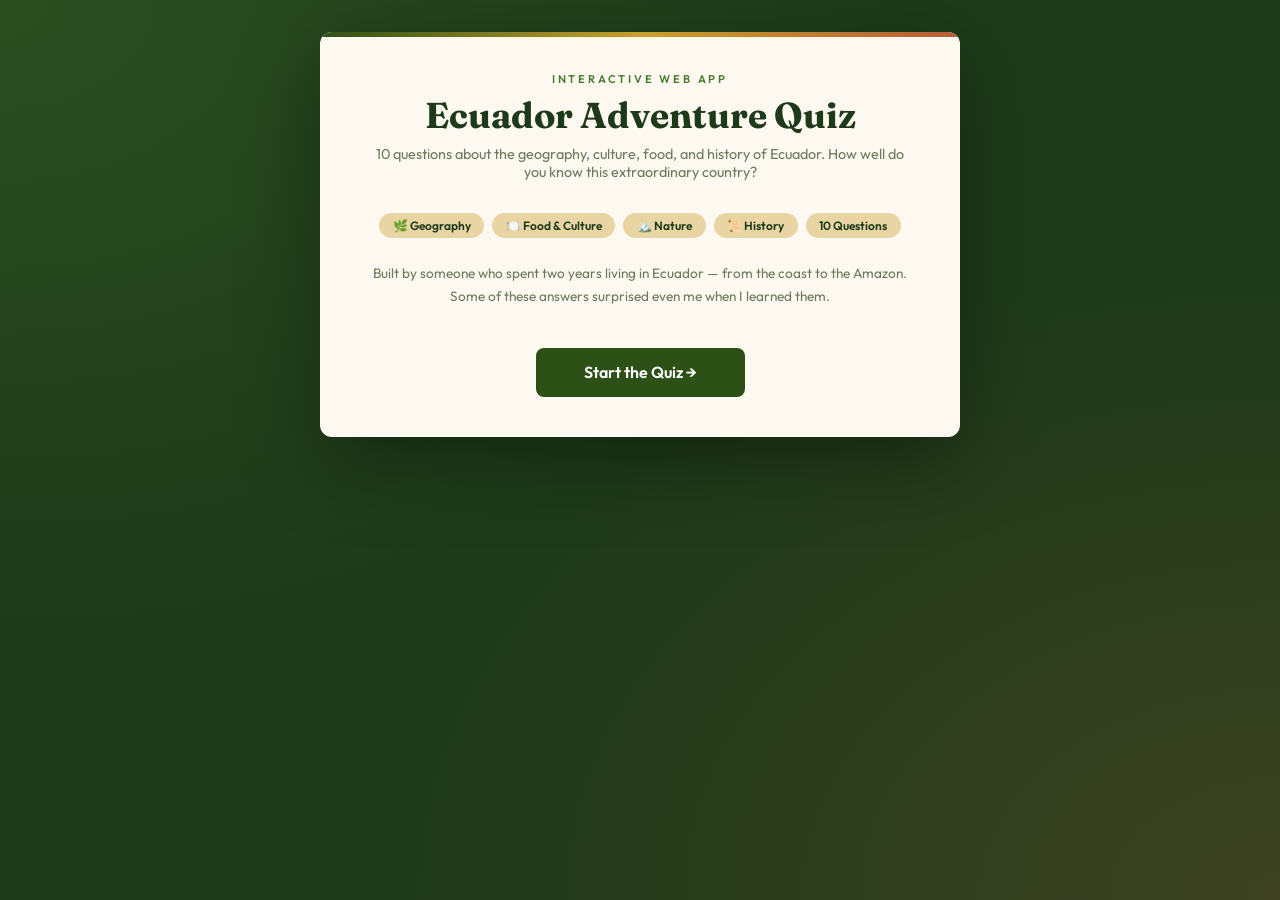
<file: ai.html>
<!DOCTYPE html>
<html lang="en">
<head>
  <meta charset="UTF-8">
  <meta name="viewport" content="width=device-width, initial-scale=1.0">
  <title>Ecuador Quiz</title>
  <style>
   
    @import url('https://fonts.googleapis.com/css2?family=Fraunces:ital,wght@0,300;0,700;1,300;1,700&family=Outfit:wght@300;400;600&display=swap');

    :root {
      --forest:      #1e3a1a;
      --forest-mid:  #2d5016;
      --green:       #4a7c2f;
      --gold:        #c9a02a;
      --terracotta:  #b85c38;
      --cream:       #fdf9f0;
      --sand:        #e8d5a3;
      --text:        #1e2a14;
      --muted:       #6b7a5c;
      --correct:     #2d7a3a;
      --wrong:       #a82828;
      --correct-bg:  #e8f5e9;
      --wrong-bg:    #fde8e8;
    }

    *, *::before, *::after { box-sizing: border-box; margin: 0; padding: 0; }

    body {
      font-family: 'Outfit', sans-serif;
      background: var(--forest);
      min-height: 100vh;
      display: flex;
      flex-direction: column;
      align-items: center;
      padding: 2rem 1rem 4rem;
      background-image:
        radial-gradient(ellipse at 0% 0%, rgba(74,124,47,0.3) 0%, transparent 50%),
        radial-gradient(ellipse at 100% 100%, rgba(184,92,56,0.2) 0%, transparent 50%);
    }


    .back-link {
      align-self: flex-start;
      color: rgba(255,255,255,0.5);
      font-size: 0.8rem;
      font-weight: 600;
      letter-spacing: 0.1em;
      text-transform: uppercase;
      text-decoration: none;
      margin-bottom: 2rem;
      display: flex;
      align-items: center;
      gap: 0.5rem;
      transition: color 0.2s;
    }
    .back-link:hover { color: rgba(255,255,255,0.85); }


    .quiz-card {
      background: var(--cream);
      border-radius: 12px;
      max-width: 640px;
      width: 100%;
      padding: 2.5rem 3rem;
      box-shadow: 0 24px 80px rgba(0,0,0,0.35);
      position: relative;
      overflow: hidden;
    }

    .quiz-card::before {
      content: '';
      position: absolute;
      top: 0; left: 0; right: 0;
      height: 5px;
      background: linear-gradient(90deg, var(--forest-mid), var(--gold), var(--terracotta));
    }

  
    .quiz-header {
      text-align: center;
      margin-bottom: 2rem;
    }

    .quiz-eyebrow {
      font-size: 0.7rem;
      font-weight: 600;
      letter-spacing: 0.25em;
      text-transform: uppercase;
      color: var(--green);
      margin-bottom: 0.5rem;
    }

    .quiz-title {
      font-family: 'Fraunces', serif;
      font-size: 2.25rem;
      font-weight: 700;
      color: var(--forest);
      line-height: 1.2;
      margin-bottom: 0.5rem;
    }

    .quiz-subtitle {
      font-size: 0.9rem;
      color: var(--muted);
    }

   
    .progress-wrap {
      margin-bottom: 1.75rem;
    }

    .progress-header {
      display: flex;
      justify-content: space-between;
      font-size: 0.75rem;
      color: var(--muted);
      margin-bottom: 0.4rem;
      font-weight: 600;
    }

    .progress-bar-track {
      height: 5px;
      background: #ddd;
      border-radius: 99px;
      overflow: hidden;
    }

    .progress-bar-fill {
      height: 100%;
      background: linear-gradient(90deg, var(--forest-mid), var(--gold));
      border-radius: 99px;
      transition: width 0.4s ease;
    }


    .question-text {
      font-family: 'Fraunces', serif;
      font-size: 1.3rem;
      font-weight: 700;
      color: var(--text);
      line-height: 1.45;
      margin-bottom: 1.5rem;
    }


    .options-grid {
      display: grid;
      grid-template-columns: 1fr 1fr;
      gap: 0.75rem;
      margin-bottom: 1.75rem;
    }

    @media (max-width: 480px) {
      .options-grid { grid-template-columns: 1fr; }
      .quiz-card { padding: 2rem 1.5rem; }
      .quiz-title { font-size: 1.75rem; }
    }

    .option-btn {
      background: #fff;
      border: 2px solid #e0d9cc;
      border-radius: 8px;
      padding: 0.85rem 1rem;
      font-family: 'Outfit', sans-serif;
      font-size: 0.9rem;
      font-weight: 400;
      color: var(--text);
      cursor: pointer;
      text-align: left;
      transition: all 0.18s;
      line-height: 1.4;
    }

    .option-btn:hover:not(:disabled) {
      border-color: var(--forest-mid);
      background: #f5f2ec;
      transform: translateY(-1px);
    }

    .option-btn.correct {
      background: var(--correct-bg);
      border-color: var(--correct);
      color: var(--correct);
      font-weight: 600;
    }

    .option-btn.wrong {
      background: var(--wrong-bg);
      border-color: var(--wrong);
      color: var(--wrong);
    }

    .option-btn:disabled { cursor: default; }

 
    .feedback-box {
      background: #f9f6ee;
      border-left: 4px solid var(--gold);
      border-radius: 0 6px 6px 0;
      padding: 0.85rem 1rem;
      font-size: 0.88rem;
      color: var(--text);
      line-height: 1.6;
      margin-bottom: 1.25rem;
      display: none;
    }

    .feedback-box.show { display: block; }

    
    .next-btn {
      display: none;
      width: 100%;
      background: var(--forest-mid);
      color: #fff;
      border: none;
      border-radius: 8px;
      padding: 0.85rem;
      font-family: 'Outfit', sans-serif;
      font-size: 0.9rem;
      font-weight: 600;
      letter-spacing: 0.05em;
      cursor: pointer;
      transition: background 0.2s;
    }

    .next-btn.show { display: block; }
    .next-btn:hover { background: var(--green); }


    .results-screen { text-align: center; }

    .results-emoji {
      font-size: 4rem;
      margin-bottom: 1rem;
      display: block;
    }

    .results-score {
      font-family: 'Fraunces', serif;
      font-size: 4rem;
      font-weight: 700;
      color: var(--forest);
      line-height: 1;
      margin-bottom: 0.25rem;
    }

    .results-label {
      font-size: 0.8rem;
      font-weight: 600;
      letter-spacing: 0.15em;
      text-transform: uppercase;
      color: var(--muted);
      margin-bottom: 1rem;
    }

    .results-verdict {
      font-family: 'Fraunces', serif;
      font-size: 1.4rem;
      font-style: italic;
      color: var(--forest);
      margin-bottom: 0.75rem;
    }

    .results-note {
      font-size: 0.9rem;
      color: var(--muted);
      margin-bottom: 2rem;
      line-height: 1.6;
    }

    .restart-btn {
      background: var(--forest-mid);
      color: #fff;
      border: none;
      border-radius: 8px;
      padding: 0.85rem 2.5rem;
      font-family: 'Outfit', sans-serif;
      font-size: 0.9rem;
      font-weight: 600;
      cursor: pointer;
      transition: background 0.2s;
      margin-right: 0.5rem;
    }

    .restart-btn:hover { background: var(--green); }

    .home-btn {
      background: transparent;
      color: var(--forest-mid);
      border: 2px solid var(--forest-mid);
      border-radius: 8px;
      padding: 0.85rem 2.5rem;
      font-family: 'Outfit', sans-serif;
      font-size: 0.9rem;
      font-weight: 600;
      cursor: pointer;
      transition: all 0.2s;
      text-decoration: none;
      display: inline-block;
    }

    .home-btn:hover {
      background: var(--forest-mid);
      color: #fff;
    }

  
    .intro-screen { text-align: center; }

    .intro-badges {
      display: flex;
      gap: 0.5rem;
      justify-content: center;
      flex-wrap: wrap;
      margin: 1.5rem 0;
    }

    .badge-pill {
      background: var(--sand);
      color: var(--forest);
      font-size: 0.75rem;
      font-weight: 600;
      padding: 0.3rem 0.85rem;
      border-radius: 99px;
    }

    .start-btn {
      background: var(--forest-mid);
      color: #fff;
      border: none;
      border-radius: 8px;
      padding: 0.9rem 3rem;
      font-family: 'Outfit', sans-serif;
      font-size: 1rem;
      font-weight: 600;
      cursor: pointer;
      transition: background 0.2s;
      margin-top: 0.5rem;
    }

    .start-btn:hover { background: var(--green); }

    .score-tally {
      display: flex;
      justify-content: space-between;
      background: #f0ece0;
      border-radius: 8px;
      padding: 0.75rem 1.25rem;
      font-size: 0.82rem;
      color: var(--muted);
      font-weight: 600;
      margin-bottom: 1.5rem;
    }

    .score-tally .correct-count { color: var(--correct); }
    .score-tally .wrong-count { color: var(--wrong); }
  </style>
</head>
<body>

  

  <div class="quiz-card" id="quiz-app">
    
  </div>

  <script>
  

    const questions = [
      {
        q: "What does the name 'Ecuador' literally mean in Spanish?",
        options: ["Land of the Sun", "The Equator", "Land of Rivers", "South Country"],
        answer: 1,
        fact: "Ecuador sits directly on the equator (Ecuador = equator in Spanish), making it one of only a handful of countries named after a geographical feature."
      },
      {
        q: "Which iconic island chain belonging to Ecuador inspired Charles Darwin's theory of evolution?",
        options: ["The Falkland Islands", "Easter Island", "The Galápagos Islands", "The Canary Islands"],
        answer: 2,
        fact: "Darwin visited the Galápagos in 1835. The unique wildlife on each island — particularly the finches and tortoises — gave him key evidence for natural selection."
      },
      {
        q: "What is the currency of Ecuador?",
        options: ["The Sucre", "The Sol", "The Peso", "The U.S. Dollar"],
        answer: 3,
        fact: "Ecuador dollarized its economy in 2000 after a severe financial crisis wiped out the value of the Sucre. It's one of the few countries that uses the U.S. dollar without issuing its own currency."
      },
      {
        q: "Quito is one of the highest capital cities in the world. Approximately how high above sea level is it?",
        options: ["2,000 feet", "5,500 feet", "9,350 feet", "14,000 feet"],
        answer: 2,
        fact: "Quito sits at 9,350 feet (2,850 meters) above sea level in the Andes mountains. The altitude can cause altitude sickness in visitors — shortness of breath, headaches, and fatigue."
      },
      {
        q: "Which of these foods is a traditional Ecuadorian dish made from green plantains?",
        options: ["Ceviche", "Bolón de Verde", "Lomo Saltado", "Arepas"],
        answer: 1,
        fact: "Bolón de verde is a staple of coastal Ecuador — a ball of mashed green plantain stuffed with cheese or meat, typically eaten for breakfast. It's especially common in cities like Atacames and Guayaquil."
      },
      {
        q: "What is Ecuador's most famous active volcano — one of the highest in the world?",
        options: ["Chimborazo", "Cotopaxi", "Pichincha", "Tungurahua"],
        answer: 1,
        fact: "Cotopaxi is one of the world's highest active volcanoes at 19,347 feet. It last erupted significantly in 2015. Chimborazo, while taller, is inactive and actually the farthest point from Earth's center due to the equatorial bulge."
      },
      {
        q: "Ecuador is one of the world's top exporters of which flower?",
        options: ["Tulips", "Orchids", "Roses", "Sunflowers"],
        answer: 2,
        fact: "Ecuador is the #1 or #2 exporter of roses in the world (competing with Colombia). The altitude, proximity to the equator, and climate in the Andes create ideal growing conditions for extraordinarily large, long-stemmed roses."
      },
      {
        q: "Which country borders Ecuador to the north?",
        options: ["Peru", "Brazil", "Colombia", "Venezuela"],
        answer: 2,
        fact: "Ecuador is bordered by Colombia to the north and Peru to the south and east, with the Pacific Ocean to the west. Despite its small size, it has remarkable geographic diversity — coast, Andes, Amazon, and Galápagos."
      },
      {
        q: "What unique feature does Ecuador's Yasuní National Park hold?",
        options: [
          "The world's largest salt flat",
          "One of the most biodiverse places on Earth",
          "The world's tallest waterfall",
          "The deepest lake in South America"
        ],
        answer: 1,
        fact: "Yasuní National Park in the Amazon basin is considered one of the most biodiverse places on the planet — with more tree species per hectare than all of North America combined. It also sits above significant oil reserves, creating ongoing conservation debates."
      },
      {
        q: "The 'Swing at the End of the World' is a famous tourist attraction located near which Ecuadorian city?",
        options: ["Quito", "Guayaquil", "Baños", "Cuenca"],
        answer: 2,
        fact: "Casa del Árbol near Baños has a treehouse and a swing that extends over a cliff with sweeping views of the Tungurahua volcano. It's one of Ecuador's most photographed spots — despite (or because of) the terrifying drop below."
      }
    ];

    
    let state = {
      screen: 'intro',  
      current: 0,
      score: 0,
      answered: false,
      selected: null,
      wrong: 0
    };

   
    function render() {
      const app = document.getElementById('quiz-app');
      if (state.screen === 'intro') {
        app.innerHTML = renderIntro();
      } else if (state.screen === 'quiz') {
        app.innerHTML = renderQuiz();
      } else {
        app.innerHTML = renderResults();
      }
      attachHandlers();
    }

    function renderIntro() {
      return `
        <div class="intro-screen">
          <div class="quiz-header">
            <p class="quiz-eyebrow">Interactive Web App</p>
            <h1 class="quiz-title">Ecuador Adventure Quiz</h1>
            <p class="quiz-subtitle">
              10 questions about the geography, culture, food, and history of Ecuador.
              How well do you know this extraordinary country?
            </p>
          </div>
          <div class="intro-badges">
            <span class="badge-pill">🌿 Geography</span>
            <span class="badge-pill">🍽️ Food & Culture</span>
            <span class="badge-pill">🏔️ Nature</span>
            <span class="badge-pill">📜 History</span>
            <span class="badge-pill">10 Questions</span>
          </div>
          <p style="font-size:0.85rem; color:var(--muted); margin-bottom:2rem; line-height:1.7;">
            Built by someone who spent two years living in Ecuador — from the coast to the Amazon.
            Some of these answers surprised even me when I learned them.
          </p>
          <button class="start-btn" id="start-btn">Start the Quiz →</button>
        </div>
      `;
    }

    function renderQuiz() {
      const q = questions[state.current];
      const progress = ((state.current) / questions.length) * 100;

      let optionsHTML = q.options.map((opt, i) => {
        let cls = 'option-btn';
        let disabled = '';
        if (state.answered) {
          disabled = 'disabled';
          if (i === q.answer) cls += ' correct';
          else if (i === state.selected) cls += ' wrong';
        }
        return `<button class="${cls}" data-idx="${i}" ${disabled}>${opt}</button>`;
      }).join('');

      return `
        <div class="progress-wrap">
          <div class="progress-header">
            <span>Question ${state.current + 1} of ${questions.length}</span>
            <span class="correct-count">✓ ${state.score}</span>
          </div>
          <div class="progress-bar-track">
            <div class="progress-bar-fill" style="width:${progress}%"></div>
          </div>
        </div>

        <div class="score-tally">
          <span>🗺️ Ecuador Quiz</span>
          <span>
            <span class="correct-count">${state.score} correct</span>
            &nbsp;·&nbsp;
            <span class="wrong-count">${state.wrong} wrong</span>
          </span>
        </div>

        <p class="question-text">${q.q}</p>

        <div class="options-grid" id="options-grid">
          ${optionsHTML}
        </div>

        <div class="feedback-box ${state.answered ? 'show' : ''}" id="feedback-box">
          📖 <strong>Did you know?</strong> ${q.fact}
        </div>

        <button class="next-btn ${state.answered ? 'show' : ''}" id="next-btn">
          ${state.current + 1 < questions.length ? 'Next Question →' : 'See My Results →'}
        </button>
      `;
    }

    function renderResults() {
      const pct = Math.round((state.score / questions.length) * 100);

      let emoji, verdict, note;
      if (state.score === 10) {
        emoji = '🏆'; verdict = 'You\'ve been to Ecuador'; note = 'A perfect score. You either lived there, or you\'re incredibly well-read. Either way — impressive.';
      } else if (state.score >= 8) {
        emoji = '🌿'; verdict = 'Ecuador Expert'; note = 'You know this country well. A few more questions and you\'d be giving tours.';
      } else if (state.score >= 6) {
        emoji = '🗺️'; verdict = 'Well-Traveled Thinker'; note = 'Solid knowledge. You\'ve clearly paid attention to the world beyond your own backyard.';
      } else if (state.score >= 4) {
        emoji = '🌎'; verdict = 'Getting There'; note = 'Not bad for a first attempt. Ecuador has a lot more to teach you — starting with a visit.';
      } else {
        emoji = '✈️'; verdict = 'Time to Book a Flight'; note = 'Ecuador is calling. The good news: two years there teaches you everything you missed here.';
      }

      return `
        <div class="results-screen">
          <span class="results-emoji">${emoji}</span>
          <div class="results-score">${state.score}<span style="font-size:2rem; color:var(--muted);">/${questions.length}</span></div>
          <div class="results-label">${pct}% correct</div>
          <div class="results-verdict">${verdict}</div>
          <p class="results-note">${note}</p>
          <div>
            <button class="restart-btn" id="restart-btn">Try Again</button>
    
          </div>
        </div>
      `;
    }

   
    function attachHandlers() {
      const startBtn = document.getElementById('start-btn');
      if (startBtn) {
        startBtn.addEventListener('click', () => {
          state.screen = 'quiz';
          render();
        });
      }

      const optionBtns = document.querySelectorAll('.option-btn');
      optionBtns.forEach(btn => {
        btn.addEventListener('click', () => {
          if (state.answered) return;
          const idx = parseInt(btn.dataset.idx);
          state.selected = idx;
          state.answered = true;
          if (idx === questions[state.current].answer) {
            state.score++;
          } else {
            state.wrong++;
          }
          render();
         
          setTimeout(() => {
            const fb = document.getElementById('feedback-box');
            if (fb) fb.scrollIntoView({ behavior: 'smooth', block: 'nearest' });
          }, 100);
        });
      });

      const nextBtn = document.getElementById('next-btn');
      if (nextBtn) {
        nextBtn.addEventListener('click', () => {
          state.current++;
          state.answered = false;
          state.selected = null;
          if (state.current >= questions.length) {
            state.screen = 'results';
          }
          render();
          
          document.querySelector('.quiz-card').scrollIntoView({ behavior: 'smooth', block: 'start' });
        });
      }

      const restartBtn = document.getElementById('restart-btn');
      if (restartBtn) {
        restartBtn.addEventListener('click', () => {
          state = { screen: 'quiz', current: 0, score: 0, answered: false, selected: null, wrong: 0 };
          render();
        });
      }
    }

    
    render();
  </script>

</body>
</html>
</file>
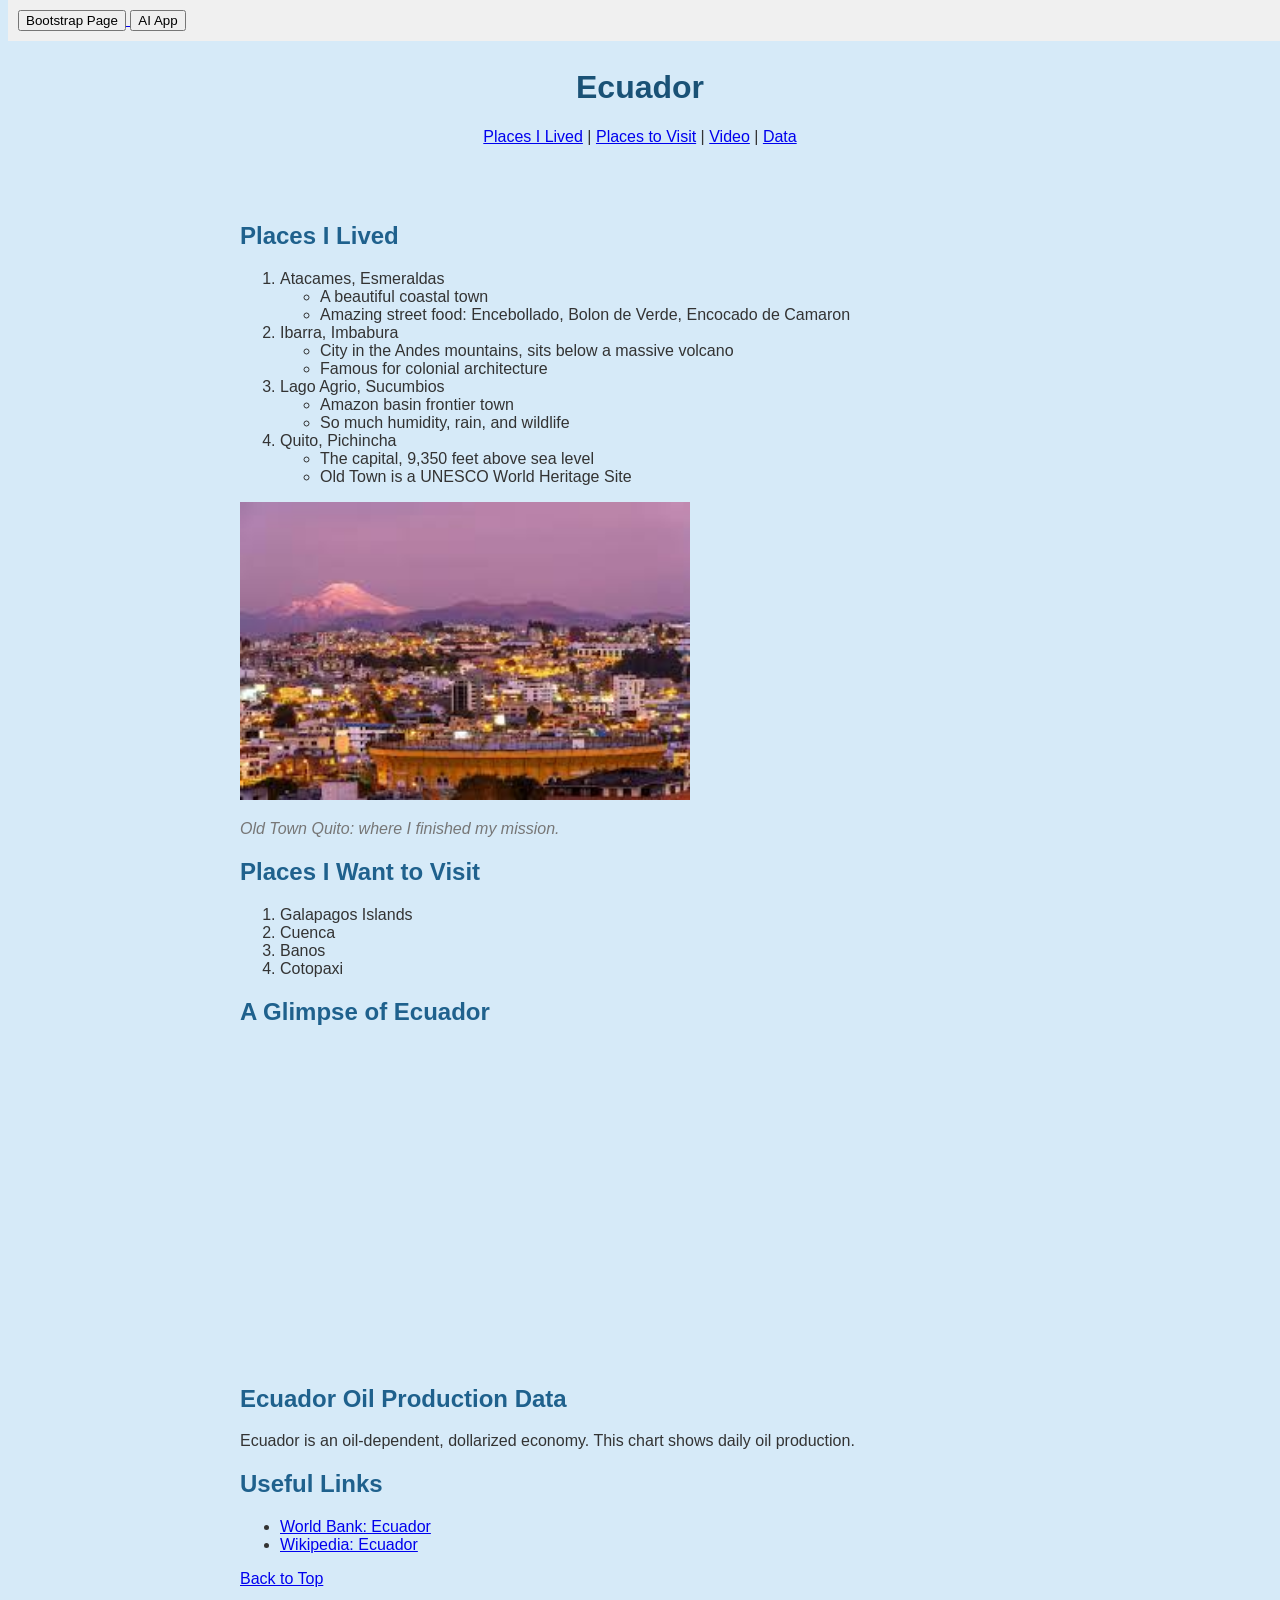
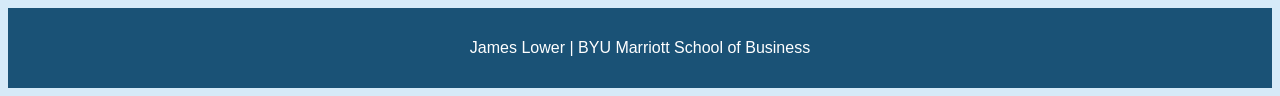
<file: fromscratch.html>
<!DOCTYPE html>
<html lang="en">
<head>
    <meta charset="UTF-8">
    <meta name="viewport" content="width=device-width, initial-scale=1.0">
    <title>James Lower | Ecuador</title>
    <link rel="stylesheet" type="text/css" href="css/mystyles.css">
</head>
<body>
<div style="position: fixed; 
top: 0; 
width: 100%; 
background: #f0f0f0; 
padding: 10px;">
    
    <a href="index.html">
        <button>Bootstrap Page</button>
    </a>

    <a href="ai.html">
        <button>AI App</button>
    </a>
</div>

    <div id="nav-div">
       
    </div>

    <div id="header-div">
        <h1>Ecuador</h1>
        
        <p>
            <a href="#lived">Places I Lived</a> |
            <a href="#visit">Places to Visit</a> |
            <a href="#video">Video</a> |
            <a href="#data">Data</a>
        </p>
    </div>

    <div id="content-div">

        <a id="lived"></a>
        <h2>Places I Lived</h2>
        <ol>
            <li>Atacames, Esmeraldas
                <ul>
                    <li>A beautiful coastal town</li>
                    <li>Amazing street food: Encebollado, Bolon de Verde, Encocado de Camaron</li>
                </ul>
            </li>
            <li>Ibarra, Imbabura
                <ul>
                    <li>City in the Andes mountains, sits below a massive volcano</li>
                    <li>Famous for colonial architecture</li>
                </ul>
            </li>
            <li>Lago Agrio, Sucumbios
                <ul>
                    <li>Amazon basin frontier town</li>
                    <li>So much humidity, rain, and wildlife</li>
                </ul>
            </li>
            <li>Quito, Pichincha
                <ul>
                    <li>The capital, 9,350 feet above sea level</li>
                    <li>Old Town is a UNESCO World Heritage Site</li>
                </ul>
            </li>
        </ol>

        <img src="assets/img/Quito.jpeg" alt="Old Town Quito" width="450">
        <p class="caption">Old Town Quito: where I finished my mission.</p>

        <a id="visit"></a>
        <h2>Places I Want to Visit</h2>
        <ol>
            <li>Galapagos Islands</li>
            <li>Cuenca</li>
            <li>Banos</li>
            <li>Cotopaxi</li>
        </ol>

        <a id="video"></a>
        <h2>A Glimpse of Ecuador</h2>
        <iframe width="560" height="315"
            src="https://www.youtube.com/embed/8LpVXCMoKyw"
            title="Ecuador video"
            frameborder="0"
            allowfullscreen>
        </iframe>

        <a id="data"></a>
        <h2>Ecuador Oil Production Data</h2>
        <p>Ecuador is an oil-dependent, dollarized economy. This chart shows daily oil production.</p>

        <div class='tableauPlaceholder' id='viz1775604244679' style='position: relative'>
            <noscript>
                <a href='#'>
                    <img alt='CONTENEDOR' src='https://public.tableau.com/static/images/BJ/BJ9W34C9P/1_rss.png' style='border: none' />
                </a>
            </noscript>
            <object class='tableauViz' style='display:none;'>
                <param name='host_url' value='https%3A%2F%2Fpublic.tableau.com%2F' />
                <param name='embed_code_version' value='3' />
                <param name='path' value='shared/BJ9W34C9P' />
                <param name='toolbar' value='yes' />
                <param name='static_image' value='https://public.tableau.com/static/images/BJ/BJ9W34C9P/1.png' />
                <param name='animate_transition' value='yes' />
                <param name='display_static_image' value='yes' />
                <param name='display_spinner' value='yes' />
                <param name='display_overlay' value='yes' />
                <param name='display_count' value='yes' />
                <param name='language' value='en-US' />
            </object>
        </div>
        <script type='text/javascript'>
            var divElement = document.getElementById('viz1775604244679');
            var vizElement = divElement.getElementsByTagName('object')[0];
            vizElement.style.width='612px';
            vizElement.style.height='627px';
            var scriptElement = document.createElement('script');
            scriptElement.src = 'https://public.tableau.com/javascripts/api/viz_v1.js';
            vizElement.parentNode.insertBefore(scriptElement, vizElement);
        </script>

        <h2>Useful Links</h2>
        <ul>
            <li><a href="https://www.worldbank.org/ext/en/country/ecuador" target="_blank">World Bank: Ecuador</a></li>
            <li><a href="https://en.wikipedia.org/wiki/Ecuador" target="_blank">Wikipedia: Ecuador</a></li>
        </ul>

        <a href="#top">Back to Top</a>

    </div>

    <div id="footer-div">
        <p>James Lower | BYU Marriott School of Business</p>
   
    </div>

</body>
</html>
</file>
<file: css/mystyles.css>
body {
    background-color: #d6eaf8;
    font-family: Arial, Helvetica, sans-serif;
    color: #333333;
}

h1 {
    color: #1a5276;
}

h2 {
    color: #1f618d;
}

p {
    font-size: 16px;
}

#nav-div {
    padding: 10px;
    background-color: #1a5276;
}

#nav-div a {
    color: white;
    margin-right: 10px;
}

#header-div {
    padding: 20px;
    text-align: center;
}

#content-div {
    padding: 20px;
    max-width: 800px;
    margin: auto;
}
 
#footer-div {
    padding: 15px;
    background-color: #1a5276;
    color: white;
    text-align: center;
}
 
#footer-div a {
    color: white;
}
 
.caption {
    font-style: italic;
    color: #777777;
}
 
.emphasizeText {
    font-weight: bold;
}
</file>
